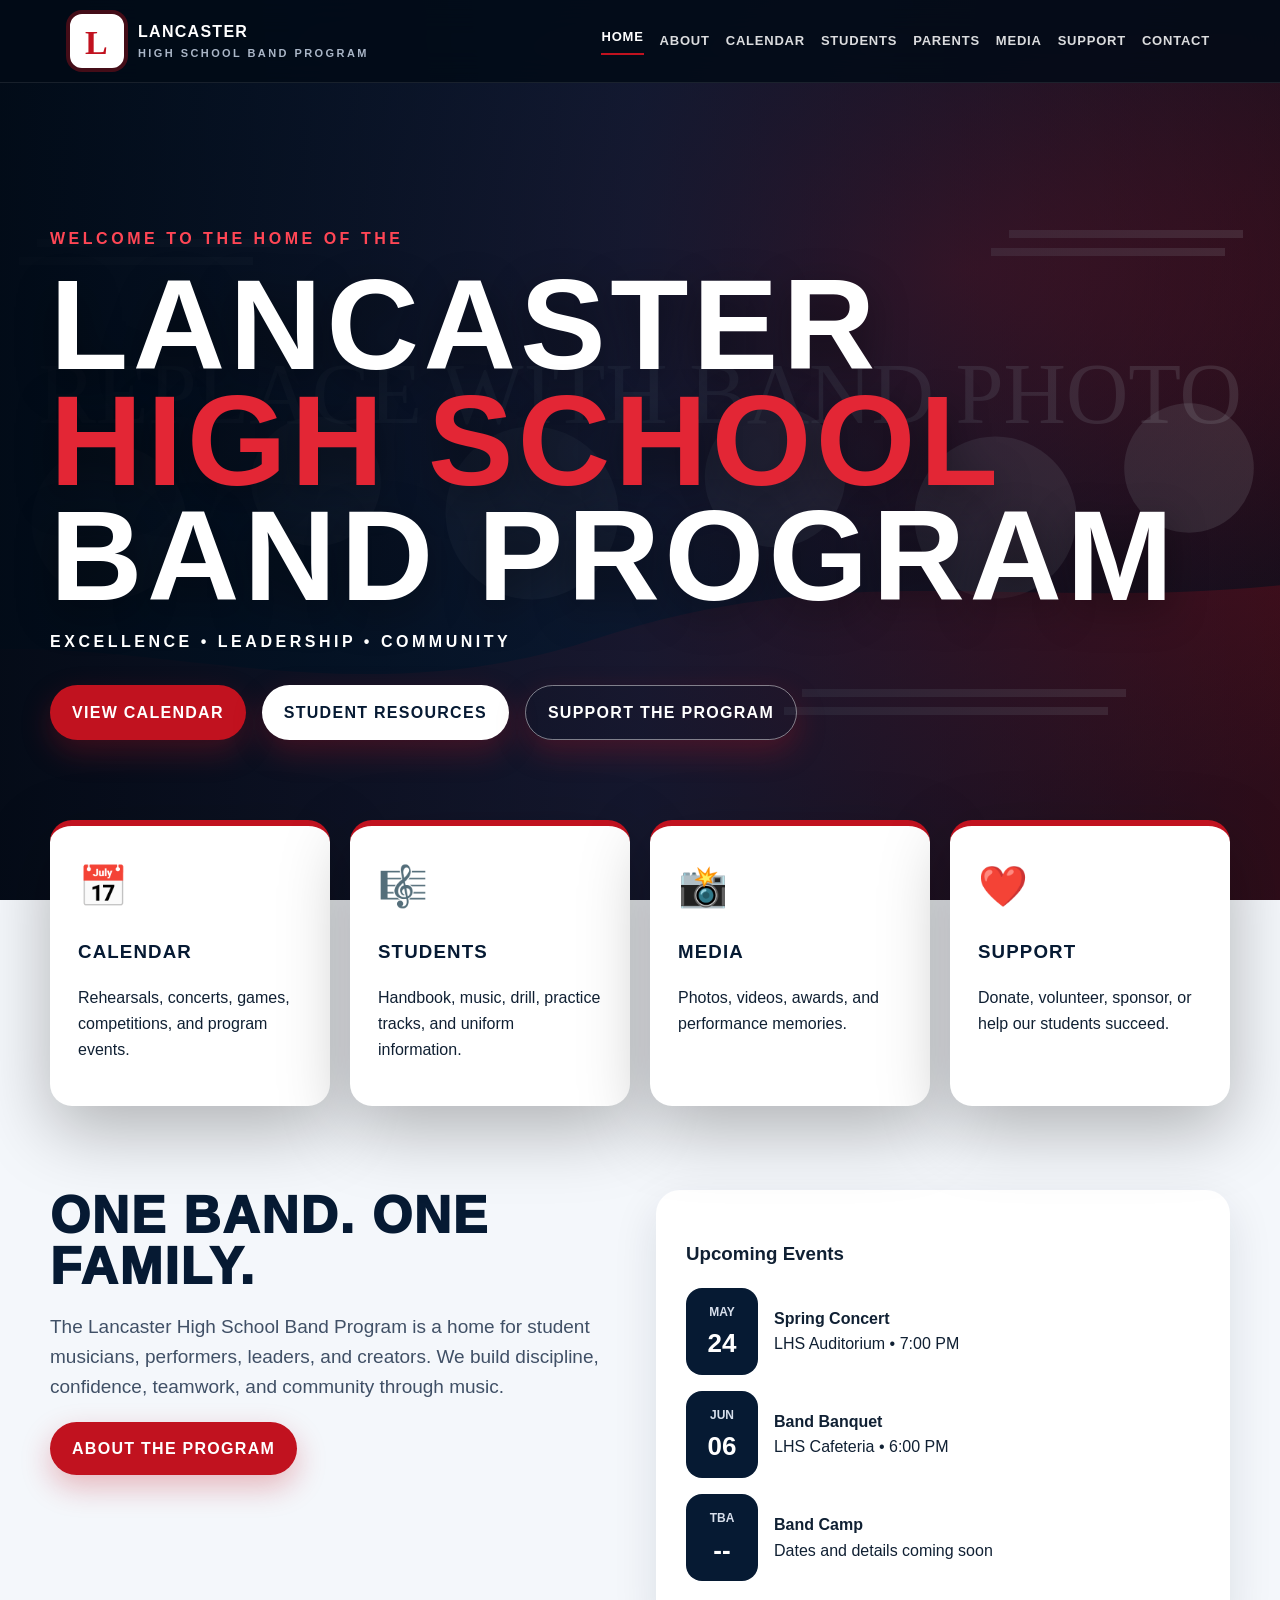
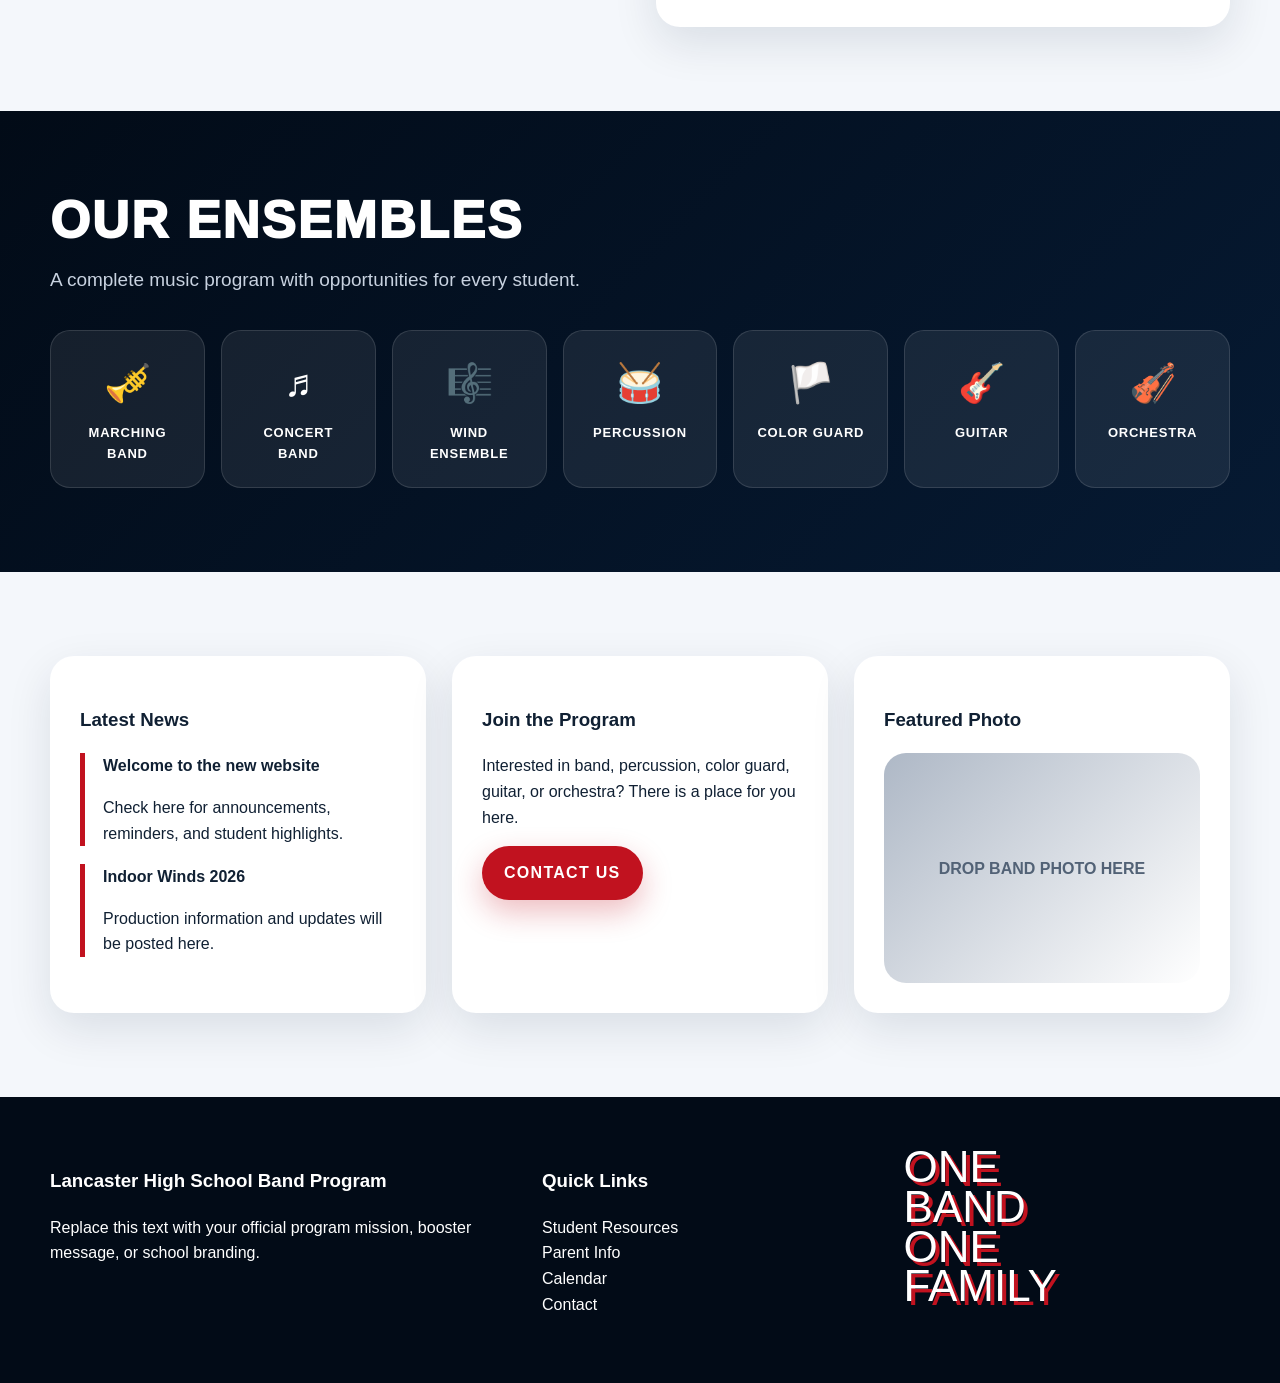
<file: index.html>
<!doctype html><html lang="en"><head><meta charset="utf-8"><meta name="viewport" content="width=device-width,initial-scale=1"><title>Lancaster High School Band Program</title><link rel="stylesheet" href="css/style.css"></head><body>
<header class="topbar"><div class="nav"><a class="brand" href="index.html"><div class="logo">L</div><div>Lancaster<small>High School Band Program</small></div></a><button class="menu">Menu</button><nav class="links"><a class="active" href="index.html">Home</a><a href="about.html">About</a><a href="calendar.html">Calendar</a><a href="students.html">Students</a><a href="parents.html">Parents</a><a href="media.html">Media</a><a href="support.html">Support</a><a href="contact.html">Contact</a></nav></div></header>
<section class="hero"><div class="hero-inner reveal"><p class="eyebrow">Welcome to the home of the</p><h1>Lancaster<br><span>High School</span><br>Band Program</h1><p class="tag">Excellence • Leadership • Community</p><div class="actions"><a class="btn" href="calendar.html">View Calendar</a><a class="btn secondary" href="students.html">Student Resources</a><a class="btn ghost" href="support.html">Support the Program</a></div></div></section>
<main><section class="wrap quick"><a class="card" href="calendar.html"><div class="icon">📅</div><h3>Calendar</h3><p>Rehearsals, concerts, games, competitions, and program events.</p></a><a class="card" href="students.html"><div class="icon">🎼</div><h3>Students</h3><p>Handbook, music, drill, practice tracks, and uniform information.</p></a><a class="card" href="media.html"><div class="icon">📸</div><h3>Media</h3><p>Photos, videos, awards, and performance memories.</p></a><a class="card" href="support.html"><div class="icon">❤️</div><h3>Support</h3><p>Donate, volunteer, sponsor, or help our students succeed.</p></a></section>
<section class="section"><div class="wrap grid-2"><div class="reveal"><h2 class="section-title">One Band. One Family.</h2><p class="lead">The Lancaster High School Band Program is a home for student musicians, performers, leaders, and creators. We build discipline, confidence, teamwork, and community through music.</p><a class="btn" href="about.html">About the Program</a></div><div class="panel reveal"><h3>Upcoming Events</h3><div class="event"><div class="date"><span>May</span><b>24</b></div><div><b>Spring Concert</b><br>LHS Auditorium • 7:00 PM</div></div><div class="event"><div class="date"><span>Jun</span><b>06</b></div><div><b>Band Banquet</b><br>LHS Cafeteria • 6:00 PM</div></div><div class="event"><div class="date"><span>TBA</span><b>--</b></div><div><b>Band Camp</b><br>Dates and details coming soon</div></div></div></div></section>
<section class="section dark"><div class="wrap"><h2 class="section-title reveal">Our Ensembles</h2><p class="lead reveal">A complete music program with opportunities for every student.</p><div class="ensembles reveal"><div class="ensemble"><span>🎺</span><b>Marching Band</b></div><div class="ensemble"><span>♬</span><b>Concert Band</b></div><div class="ensemble"><span>🎼</span><b>Wind Ensemble</b></div><div class="ensemble"><span>🥁</span><b>Percussion</b></div><div class="ensemble"><span>🏳️</span><b>Color Guard</b></div><div class="ensemble"><span>🎸</span><b>Guitar</b></div><div class="ensemble"><span>🎻</span><b>Orchestra</b></div></div></div></section>
<section class="section"><div class="wrap grid-3"><div class="panel reveal"><h3>Latest News</h3><div class="news"><b>Welcome to the new website</b><p>Check here for announcements, reminders, and student highlights.</p></div><div class="news"><b>Indoor Winds 2026</b><p>Production information and updates will be posted here.</p></div></div><div class="panel reveal"><h3>Join the Program</h3><p>Interested in band, percussion, color guard, guitar, or orchestra? There is a place for you here.</p><a class="btn" href="contact.html">Contact Us</a></div><div class="panel reveal"><h3>Featured Photo</h3><div class="photo">Drop Band Photo Here</div></div></div></section></main>
<footer class="footer"><div class="footgrid"><div><h3>Lancaster High School Band Program</h3><p>Replace this text with your official program mission, booster message, or school branding.</p></div><div><h3>Quick Links</h3><p><a href="students.html">Student Resources</a><br><a href="parents.html">Parent Info</a><br><a href="calendar.html">Calendar</a><br><a href="contact.html">Contact</a></p></div><div class="motto">One<br>Band<br>One<br>Family</div></div></footer><script src="js/script.js"></script></body></html>
</file>
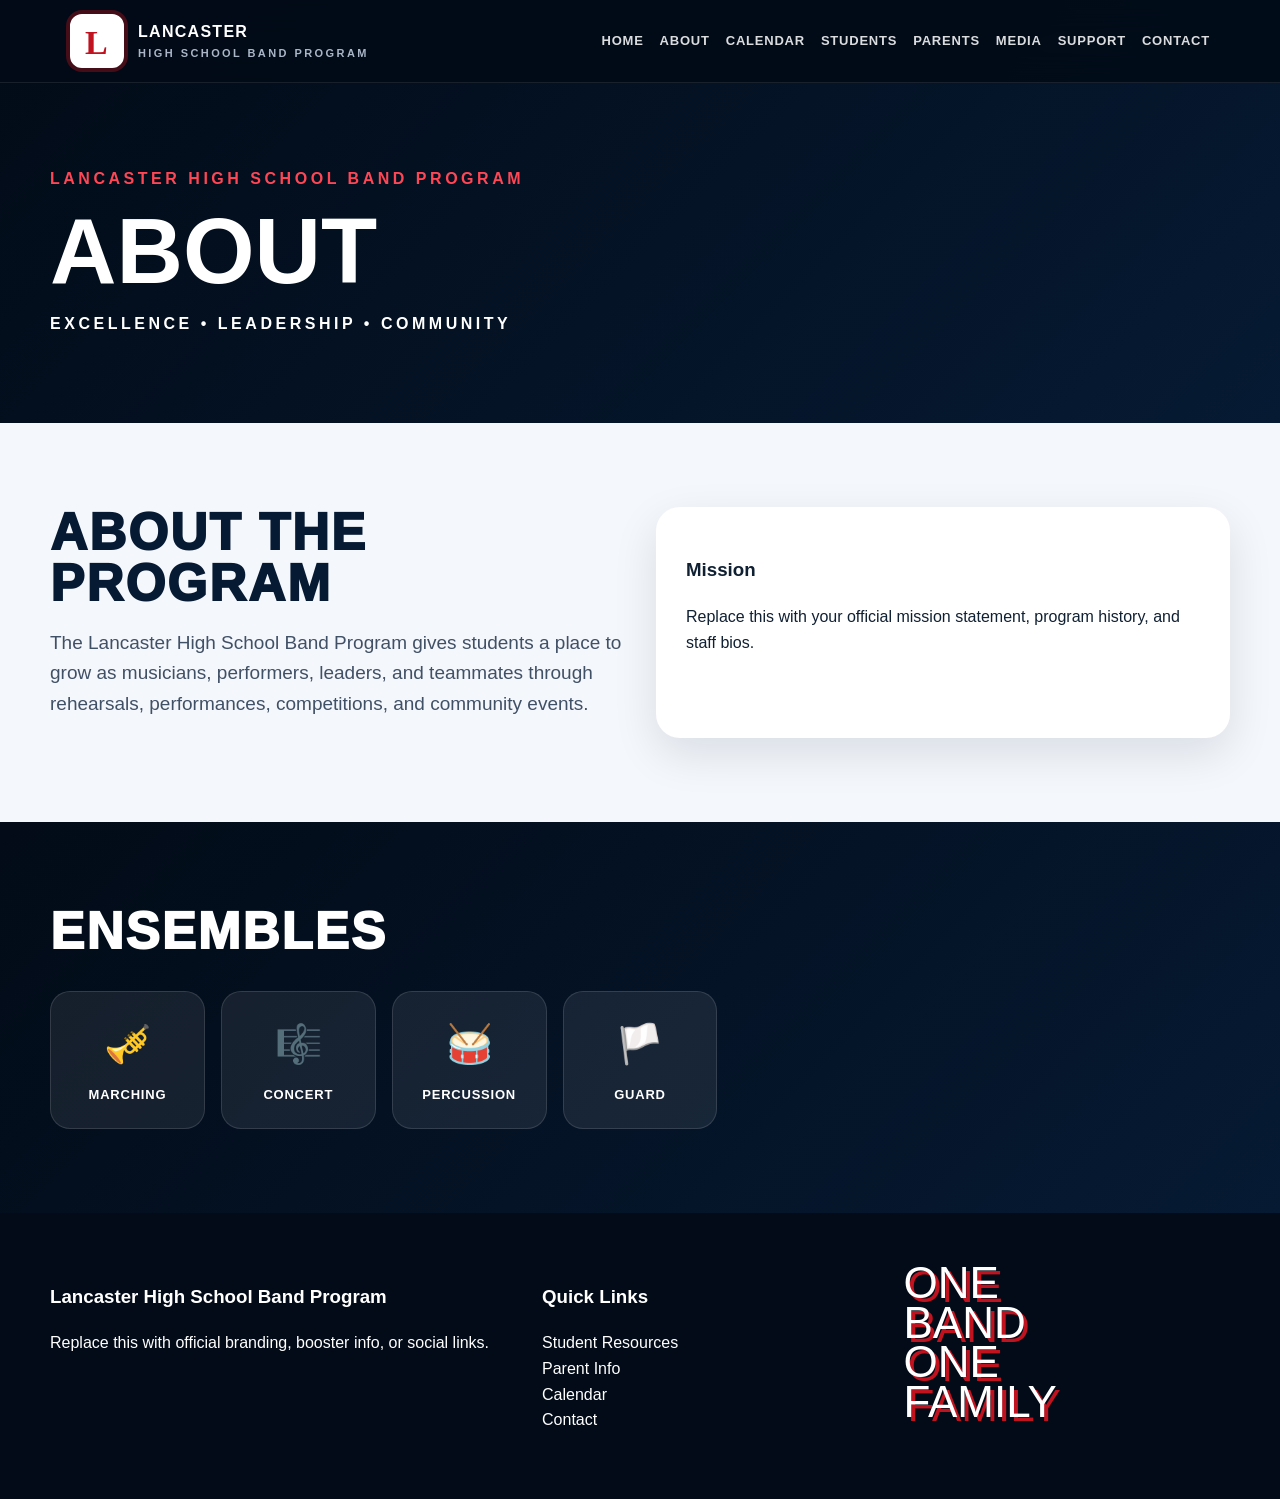
<file: about.html>
<!doctype html><html lang="en"><head><meta charset="utf-8"><meta name="viewport" content="width=device-width,initial-scale=1"><title>About | Lancaster High School Band</title><link rel="stylesheet" href="css/style.css"></head><body>
<header class="topbar"><div class="nav"><a class="brand" href="index.html"><div class="logo">L</div><div>Lancaster<small>High School Band Program</small></div></a><button class="menu">Menu</button><nav class="links"><a href="index.html">Home</a><a href="about.html">About</a><a href="calendar.html">Calendar</a><a href="students.html">Students</a><a href="parents.html">Parents</a><a href="media.html">Media</a><a href="support.html">Support</a><a href="contact.html">Contact</a></nav></div></header>
<section class="hero-mini"><div class="wrap reveal"><p class="eyebrow">Lancaster High School Band Program</p><h1>About</h1><p class="tag">Excellence • Leadership • Community</p></div></section><main>
<section class="section"><div class="wrap grid-2"><div><h2 class="section-title">About the Program</h2><p class="lead">The Lancaster High School Band Program gives students a place to grow as musicians, performers, leaders, and teammates through rehearsals, performances, competitions, and community events.</p></div><div class="panel"><h3>Mission</h3><p>Replace this with your official mission statement, program history, and staff bios.</p></div></div></section><section class="section dark"><div class="wrap"><h2 class="section-title">Ensembles</h2><div class="ensembles"><div class="ensemble"><span>🎺</span><b>Marching</b></div><div class="ensemble"><span>🎼</span><b>Concert</b></div><div class="ensemble"><span>🥁</span><b>Percussion</b></div><div class="ensemble"><span>🏳️</span><b>Guard</b></div></div></div></section>
</main><footer class="footer"><div class="footgrid"><div><h3>Lancaster High School Band Program</h3><p>Replace this with official branding, booster info, or social links.</p></div><div><h3>Quick Links</h3><p><a href="students.html">Student Resources</a><br><a href="parents.html">Parent Info</a><br><a href="calendar.html">Calendar</a><br><a href="contact.html">Contact</a></p></div><div class="motto">One<br>Band<br>One<br>Family</div></div></footer><script src="js/script.js"></script></body></html>
</file>
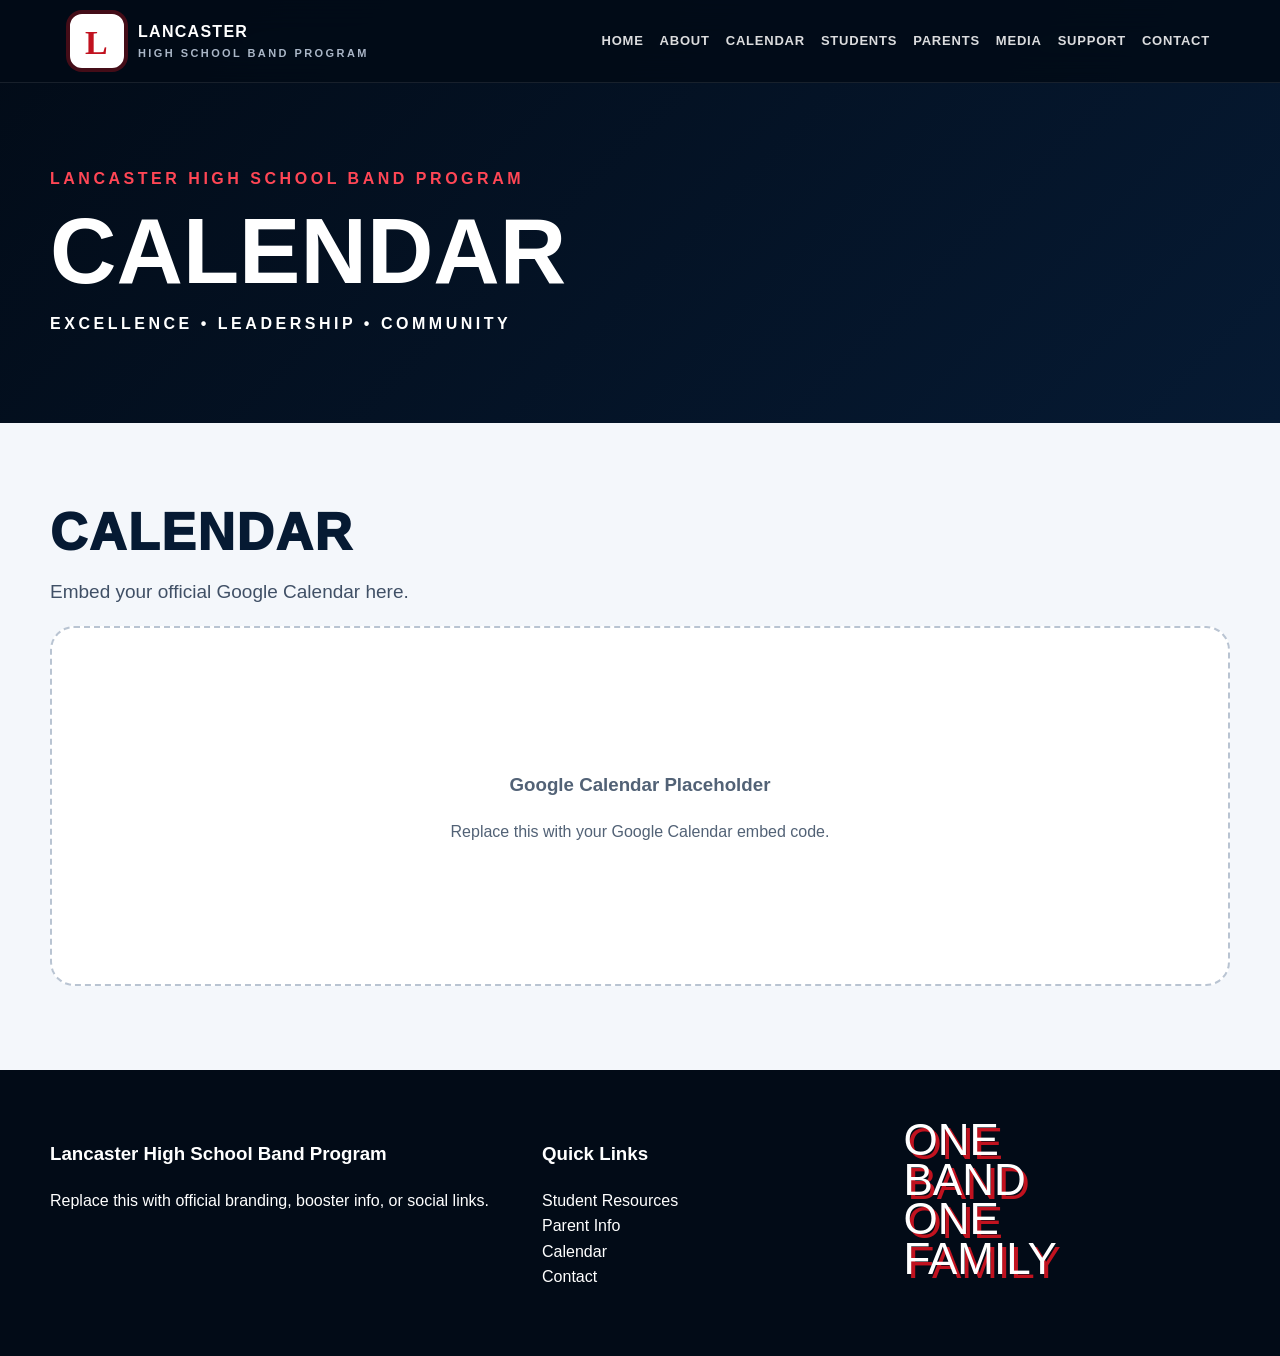
<file: calendar.html>
<!doctype html><html lang="en"><head><meta charset="utf-8"><meta name="viewport" content="width=device-width,initial-scale=1"><title>Calendar | Lancaster High School Band</title><link rel="stylesheet" href="css/style.css"></head><body>
<header class="topbar"><div class="nav"><a class="brand" href="index.html"><div class="logo">L</div><div>Lancaster<small>High School Band Program</small></div></a><button class="menu">Menu</button><nav class="links"><a href="index.html">Home</a><a href="about.html">About</a><a href="calendar.html">Calendar</a><a href="students.html">Students</a><a href="parents.html">Parents</a><a href="media.html">Media</a><a href="support.html">Support</a><a href="contact.html">Contact</a></nav></div></header>
<section class="hero-mini"><div class="wrap reveal"><p class="eyebrow">Lancaster High School Band Program</p><h1>Calendar</h1><p class="tag">Excellence • Leadership • Community</p></div></section><main>
<section class="section"><div class="wrap"><h2 class="section-title">Calendar</h2><p class="lead">Embed your official Google Calendar here.</p><div class="calendar-box"><div><h3>Google Calendar Placeholder</h3><p>Replace this with your Google Calendar embed code.</p></div></div></div></section>
</main><footer class="footer"><div class="footgrid"><div><h3>Lancaster High School Band Program</h3><p>Replace this with official branding, booster info, or social links.</p></div><div><h3>Quick Links</h3><p><a href="students.html">Student Resources</a><br><a href="parents.html">Parent Info</a><br><a href="calendar.html">Calendar</a><br><a href="contact.html">Contact</a></p></div><div class="motto">One<br>Band<br>One<br>Family</div></div></footer><script src="js/script.js"></script></body></html>
</file>
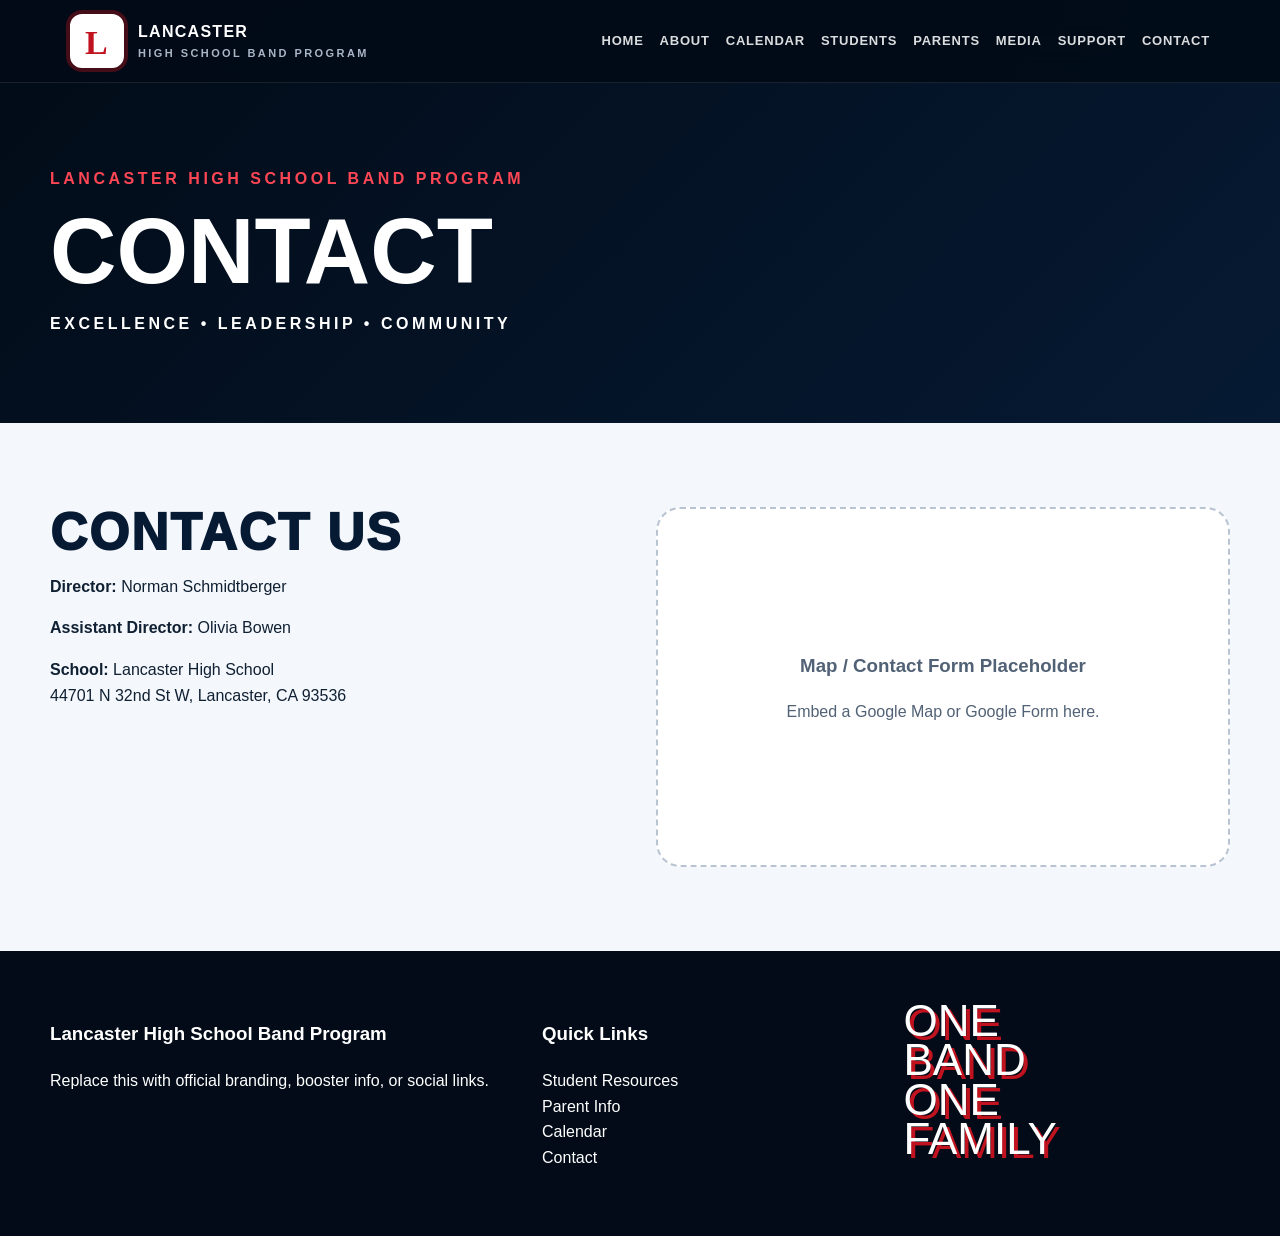
<file: contact.html>
<!doctype html><html lang="en"><head><meta charset="utf-8"><meta name="viewport" content="width=device-width,initial-scale=1"><title>Contact | Lancaster High School Band</title><link rel="stylesheet" href="css/style.css"></head><body>
<header class="topbar"><div class="nav"><a class="brand" href="index.html"><div class="logo">L</div><div>Lancaster<small>High School Band Program</small></div></a><button class="menu">Menu</button><nav class="links"><a href="index.html">Home</a><a href="about.html">About</a><a href="calendar.html">Calendar</a><a href="students.html">Students</a><a href="parents.html">Parents</a><a href="media.html">Media</a><a href="support.html">Support</a><a href="contact.html">Contact</a></nav></div></header>
<section class="hero-mini"><div class="wrap reveal"><p class="eyebrow">Lancaster High School Band Program</p><h1>Contact</h1><p class="tag">Excellence • Leadership • Community</p></div></section><main>
<section class="section"><div class="wrap grid-2"><div><h2 class="section-title">Contact Us</h2><p><b>Director:</b> Norman Schmidtberger</p><p><b>Assistant Director:</b> Olivia Bowen</p><p><b>School:</b> Lancaster High School<br>44701 N 32nd St W, Lancaster, CA 93536</p></div><div class="map-box"><div><h3>Map / Contact Form Placeholder</h3><p>Embed a Google Map or Google Form here.</p></div></div></div></section>
</main><footer class="footer"><div class="footgrid"><div><h3>Lancaster High School Band Program</h3><p>Replace this with official branding, booster info, or social links.</p></div><div><h3>Quick Links</h3><p><a href="students.html">Student Resources</a><br><a href="parents.html">Parent Info</a><br><a href="calendar.html">Calendar</a><br><a href="contact.html">Contact</a></p></div><div class="motto">One<br>Band<br>One<br>Family</div></div></footer><script src="js/script.js"></script></body></html>
</file>
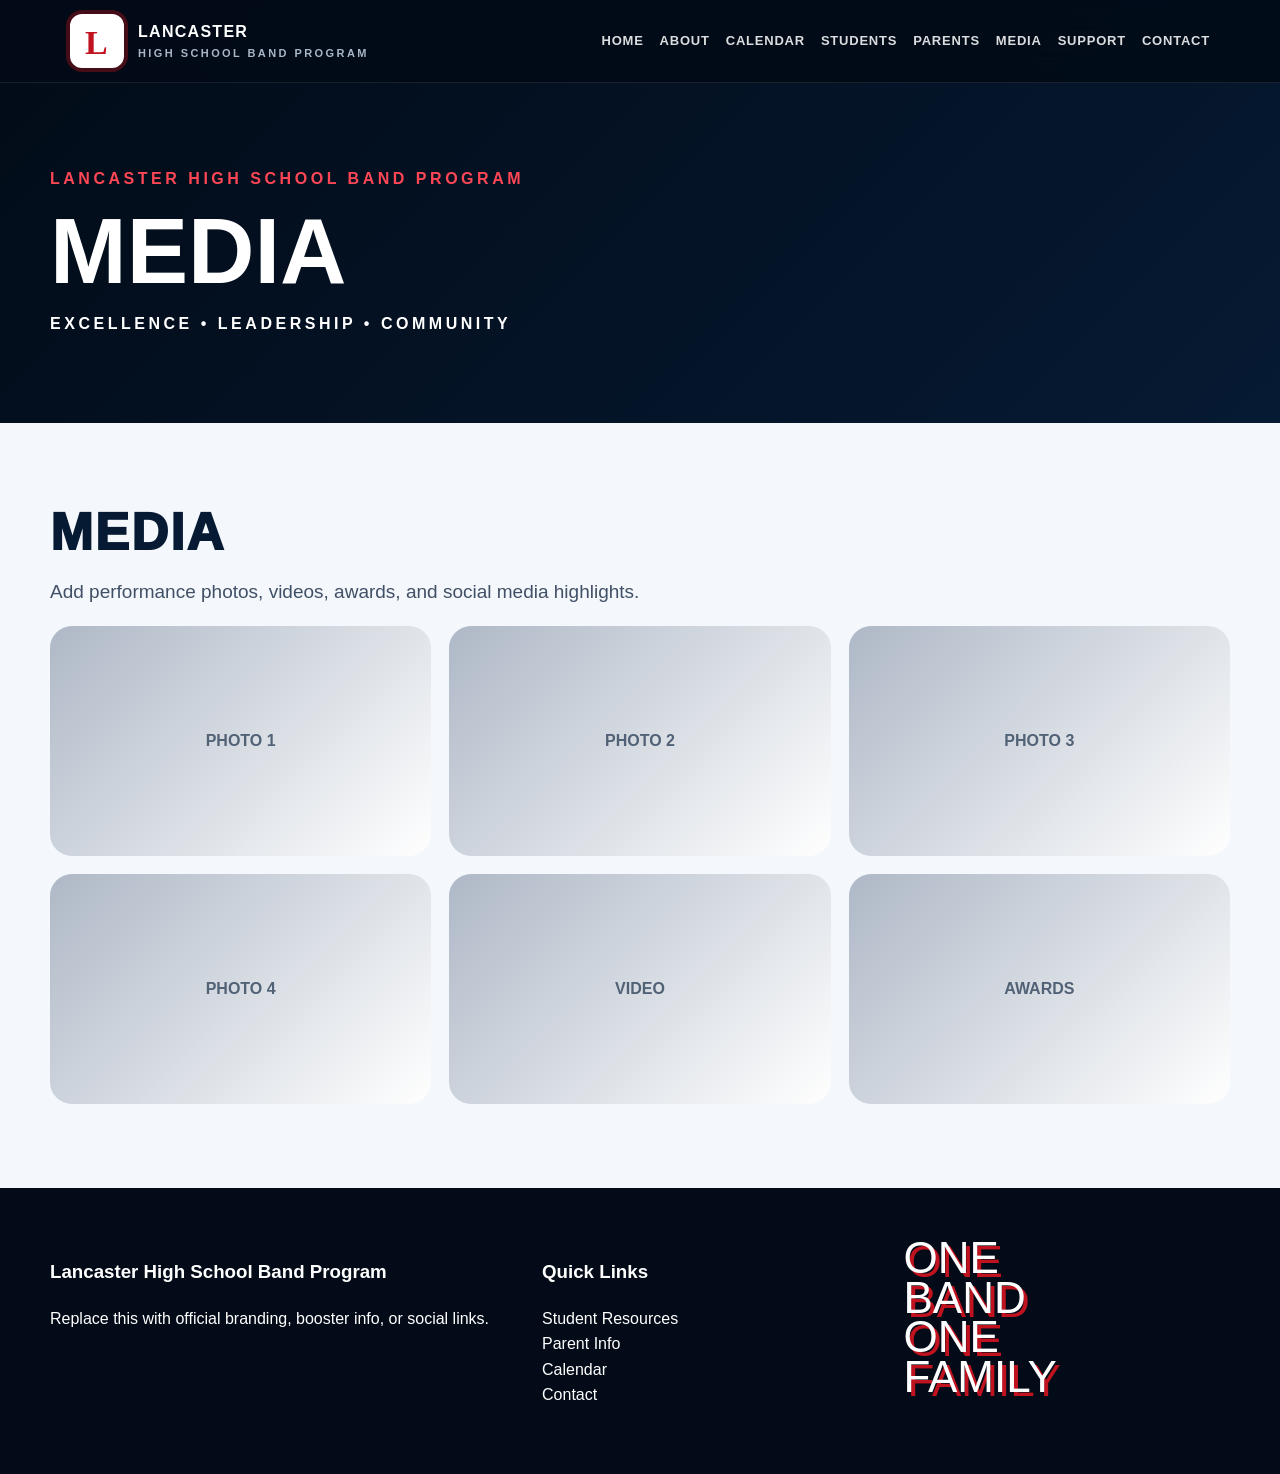
<file: media.html>
<!doctype html><html lang="en"><head><meta charset="utf-8"><meta name="viewport" content="width=device-width,initial-scale=1"><title>Media | Lancaster High School Band</title><link rel="stylesheet" href="css/style.css"></head><body>
<header class="topbar"><div class="nav"><a class="brand" href="index.html"><div class="logo">L</div><div>Lancaster<small>High School Band Program</small></div></a><button class="menu">Menu</button><nav class="links"><a href="index.html">Home</a><a href="about.html">About</a><a href="calendar.html">Calendar</a><a href="students.html">Students</a><a href="parents.html">Parents</a><a href="media.html">Media</a><a href="support.html">Support</a><a href="contact.html">Contact</a></nav></div></header>
<section class="hero-mini"><div class="wrap reveal"><p class="eyebrow">Lancaster High School Band Program</p><h1>Media</h1><p class="tag">Excellence • Leadership • Community</p></div></section><main>
<section class="section"><div class="wrap"><h2 class="section-title">Media</h2><p class="lead">Add performance photos, videos, awards, and social media highlights.</p><div class="gallery"><div class="photo">Photo 1</div><div class="photo">Photo 2</div><div class="photo">Photo 3</div><div class="photo">Photo 4</div><div class="photo">Video</div><div class="photo">Awards</div></div></div></section>
</main><footer class="footer"><div class="footgrid"><div><h3>Lancaster High School Band Program</h3><p>Replace this with official branding, booster info, or social links.</p></div><div><h3>Quick Links</h3><p><a href="students.html">Student Resources</a><br><a href="parents.html">Parent Info</a><br><a href="calendar.html">Calendar</a><br><a href="contact.html">Contact</a></p></div><div class="motto">One<br>Band<br>One<br>Family</div></div></footer><script src="js/script.js"></script></body></html>
</file>
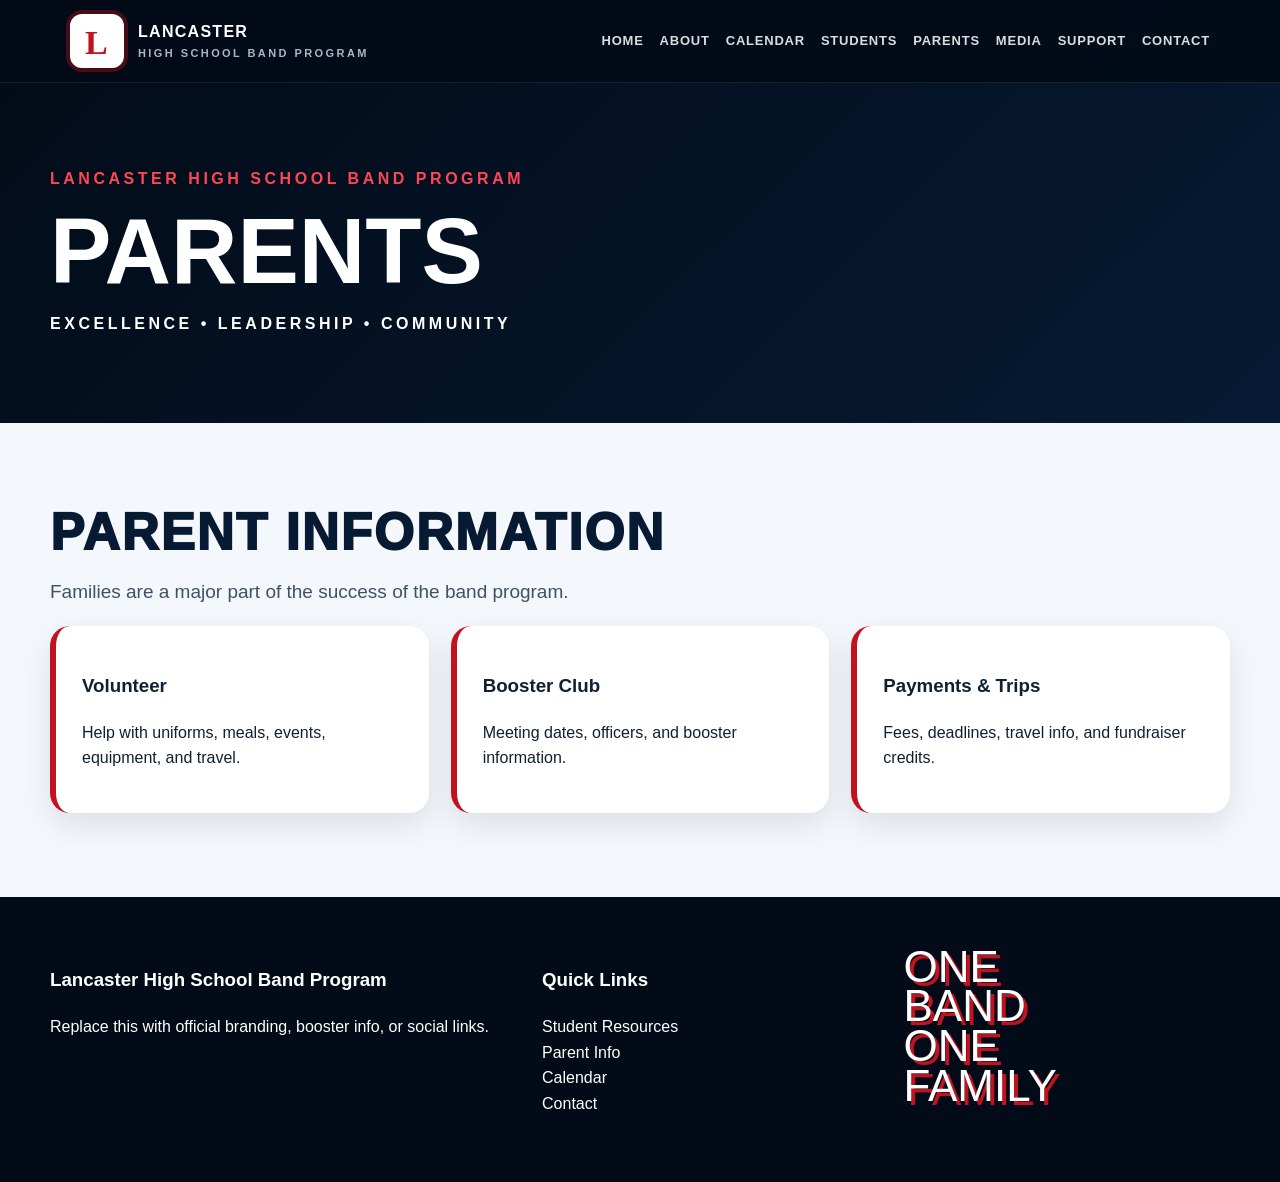
<file: parents.html>
<!doctype html><html lang="en"><head><meta charset="utf-8"><meta name="viewport" content="width=device-width,initial-scale=1"><title>Parents | Lancaster High School Band</title><link rel="stylesheet" href="css/style.css"></head><body>
<header class="topbar"><div class="nav"><a class="brand" href="index.html"><div class="logo">L</div><div>Lancaster<small>High School Band Program</small></div></a><button class="menu">Menu</button><nav class="links"><a href="index.html">Home</a><a href="about.html">About</a><a href="calendar.html">Calendar</a><a href="students.html">Students</a><a href="parents.html">Parents</a><a href="media.html">Media</a><a href="support.html">Support</a><a href="contact.html">Contact</a></nav></div></header>
<section class="hero-mini"><div class="wrap reveal"><p class="eyebrow">Lancaster High School Band Program</p><h1>Parents</h1><p class="tag">Excellence • Leadership • Community</p></div></section><main>
<section class="section"><div class="wrap"><h2 class="section-title">Parent Information</h2><p class="lead">Families are a major part of the success of the band program.</p><div class="resource-grid"><div class="resource"><h3>Volunteer</h3><p>Help with uniforms, meals, events, equipment, and travel.</p></div><div class="resource"><h3>Booster Club</h3><p>Meeting dates, officers, and booster information.</p></div><div class="resource"><h3>Payments & Trips</h3><p>Fees, deadlines, travel info, and fundraiser credits.</p></div></div></div></section>
</main><footer class="footer"><div class="footgrid"><div><h3>Lancaster High School Band Program</h3><p>Replace this with official branding, booster info, or social links.</p></div><div><h3>Quick Links</h3><p><a href="students.html">Student Resources</a><br><a href="parents.html">Parent Info</a><br><a href="calendar.html">Calendar</a><br><a href="contact.html">Contact</a></p></div><div class="motto">One<br>Band<br>One<br>Family</div></div></footer><script src="js/script.js"></script></body></html>
</file>
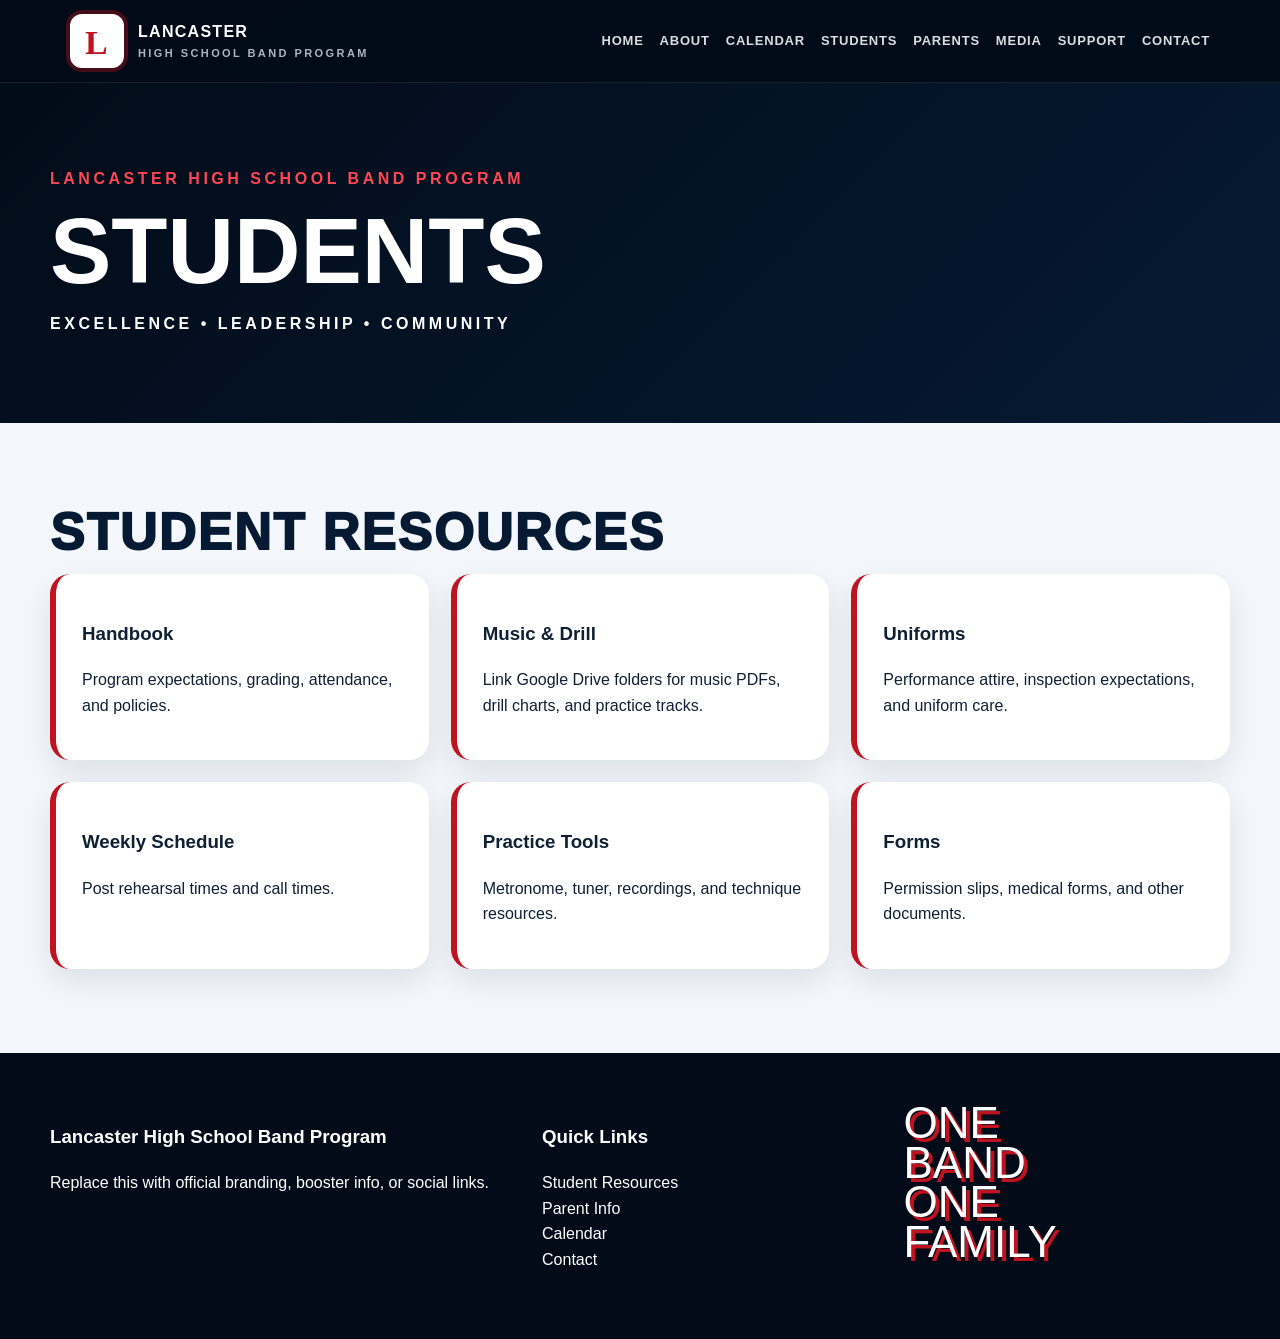
<file: students.html>
<!doctype html><html lang="en"><head><meta charset="utf-8"><meta name="viewport" content="width=device-width,initial-scale=1"><title>Students | Lancaster High School Band</title><link rel="stylesheet" href="css/style.css"></head><body>
<header class="topbar"><div class="nav"><a class="brand" href="index.html"><div class="logo">L</div><div>Lancaster<small>High School Band Program</small></div></a><button class="menu">Menu</button><nav class="links"><a href="index.html">Home</a><a href="about.html">About</a><a href="calendar.html">Calendar</a><a href="students.html">Students</a><a href="parents.html">Parents</a><a href="media.html">Media</a><a href="support.html">Support</a><a href="contact.html">Contact</a></nav></div></header>
<section class="hero-mini"><div class="wrap reveal"><p class="eyebrow">Lancaster High School Band Program</p><h1>Students</h1><p class="tag">Excellence • Leadership • Community</p></div></section><main>
<section class="section"><div class="wrap"><h2 class="section-title">Student Resources</h2><div class="resource-grid"><div class="resource"><h3>Handbook</h3><p>Program expectations, grading, attendance, and policies.</p></div><div class="resource"><h3>Music & Drill</h3><p>Link Google Drive folders for music PDFs, drill charts, and practice tracks.</p></div><div class="resource"><h3>Uniforms</h3><p>Performance attire, inspection expectations, and uniform care.</p></div><div class="resource"><h3>Weekly Schedule</h3><p>Post rehearsal times and call times.</p></div><div class="resource"><h3>Practice Tools</h3><p>Metronome, tuner, recordings, and technique resources.</p></div><div class="resource"><h3>Forms</h3><p>Permission slips, medical forms, and other documents.</p></div></div></div></section>
</main><footer class="footer"><div class="footgrid"><div><h3>Lancaster High School Band Program</h3><p>Replace this with official branding, booster info, or social links.</p></div><div><h3>Quick Links</h3><p><a href="students.html">Student Resources</a><br><a href="parents.html">Parent Info</a><br><a href="calendar.html">Calendar</a><br><a href="contact.html">Contact</a></p></div><div class="motto">One<br>Band<br>One<br>Family</div></div></footer><script src="js/script.js"></script></body></html>
</file>
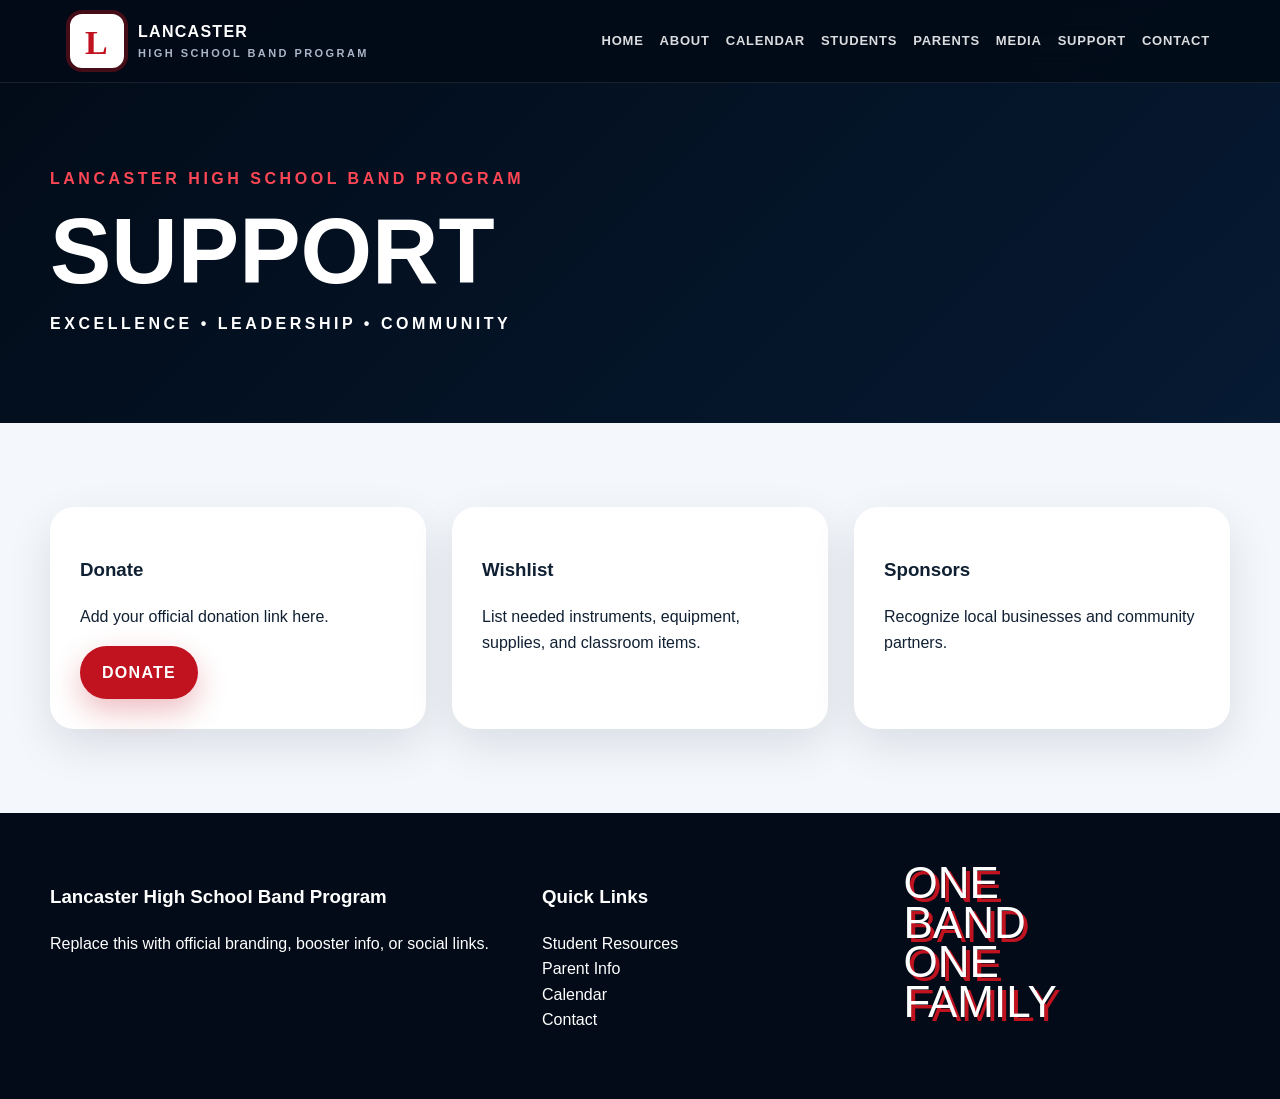
<file: support.html>
<!doctype html><html lang="en"><head><meta charset="utf-8"><meta name="viewport" content="width=device-width,initial-scale=1"><title>Support | Lancaster High School Band</title><link rel="stylesheet" href="css/style.css"></head><body>
<header class="topbar"><div class="nav"><a class="brand" href="index.html"><div class="logo">L</div><div>Lancaster<small>High School Band Program</small></div></a><button class="menu">Menu</button><nav class="links"><a href="index.html">Home</a><a href="about.html">About</a><a href="calendar.html">Calendar</a><a href="students.html">Students</a><a href="parents.html">Parents</a><a href="media.html">Media</a><a href="support.html">Support</a><a href="contact.html">Contact</a></nav></div></header>
<section class="hero-mini"><div class="wrap reveal"><p class="eyebrow">Lancaster High School Band Program</p><h1>Support</h1><p class="tag">Excellence • Leadership • Community</p></div></section><main>
<section class="section"><div class="wrap grid-3"><div class="panel"><h3>Donate</h3><p>Add your official donation link here.</p><a class="btn" href="#">Donate</a></div><div class="panel"><h3>Wishlist</h3><p>List needed instruments, equipment, supplies, and classroom items.</p></div><div class="panel"><h3>Sponsors</h3><p>Recognize local businesses and community partners.</p></div></div></section>
</main><footer class="footer"><div class="footgrid"><div><h3>Lancaster High School Band Program</h3><p>Replace this with official branding, booster info, or social links.</p></div><div><h3>Quick Links</h3><p><a href="students.html">Student Resources</a><br><a href="parents.html">Parent Info</a><br><a href="calendar.html">Calendar</a><br><a href="contact.html">Contact</a></p></div><div class="motto">One<br>Band<br>One<br>Family</div></div></footer><script src="js/script.js"></script></body></html>
</file>
<file: css/style.css>
:root{
  --navy:#061a33; --navy-2:#020b17; --red:#c1121f; --red-2:#e32635; --white:#fff; --ice:#f4f7fb; --muted:#aab6c7; --text:#102033;
  --max:1180px; --shadow:0 24px 70px rgba(0,0,0,.28);
}
*{box-sizing:border-box} html{scroll-behavior:smooth} body{margin:0;font-family:Inter,Arial,sans-serif;color:var(--text);background:var(--ice);line-height:1.6} a{color:inherit;text-decoration:none} img{max-width:100%;display:block}
.topbar{position:fixed;top:0;left:0;right:0;z-index:50;background:rgba(2,11,23,.86);backdrop-filter:blur(16px);border-bottom:1px solid rgba(255,255,255,.09)}
.nav{max-width:var(--max);margin:auto;display:flex;align-items:center;justify-content:space-between;padding:14px 20px;color:white}.brand{display:flex;align-items:center;gap:14px;font-weight:900;letter-spacing:.08em;text-transform:uppercase}.logo{width:54px;height:54px;border:2px solid #fff;border-radius:12px;display:grid;place-items:center;background:white;color:var(--red);font-size:34px;font-family:Georgia,serif;box-shadow:0 0 0 4px rgba(193,18,31,.35)}.brand small{display:block;color:var(--muted);font-size:11px;letter-spacing:.22em}.links{display:flex;gap:16px;align-items:center;font-size:13px;font-weight:800;text-transform:uppercase;letter-spacing:.06em}.links a{opacity:.86}.links a:hover,.links a.active{color:#fff;opacity:1}.links a.active{border-bottom:2px solid var(--red);padding-bottom:6px}.menu{display:none;background:none;border:1px solid rgba(255,255,255,.22);color:white;border-radius:10px;padding:10px 12px}
.hero{min-height:100vh;background:linear-gradient(90deg,rgba(2,11,23,.96),rgba(6,26,51,.76),rgba(2,11,23,.35)),url('../images/hero.svg') center/cover;display:grid;align-items:center;color:white;padding:120px 20px 70px}.hero-inner{max-width:var(--max);margin:auto;width:100%}.eyebrow{color:#ff4655;font-weight:900;text-transform:uppercase;letter-spacing:.22em}.hero h1{font-family:Impact,Anton,Arial Black,sans-serif;text-transform:uppercase;line-height:.9;font-size:clamp(56px,10vw,130px);letter-spacing:.035em;margin:14px 0;text-shadow:0 12px 40px rgba(0,0,0,.45)}.hero h1 span{color:var(--red-2)}.tag{font-weight:900;letter-spacing:.22em;text-transform:uppercase}.actions{display:flex;gap:16px;flex-wrap:wrap;margin-top:30px}.btn{display:inline-flex;align-items:center;justify-content:center;padding:14px 22px;border-radius:999px;background:var(--red);color:white;font-weight:900;text-transform:uppercase;letter-spacing:.08em;box-shadow:0 12px 30px rgba(193,18,31,.28)}.btn.secondary{background:white;color:var(--navy)}.btn.ghost{background:transparent;border:1px solid rgba(255,255,255,.45);color:white}.section{padding:84px 20px}.wrap{max-width:var(--max);margin:auto}.section-title{text-transform:uppercase;color:var(--navy);font-size:clamp(30px,4vw,52px);line-height:1;margin:0 0 16px;font-weight:1000;letter-spacing:.04em}.lead{font-size:19px;color:#405066;max-width:780px}.quick{display:grid;grid-template-columns:repeat(4,1fr);gap:20px;margin-top:-80px;position:relative;z-index:5}.quick .card{background:white;border-radius:22px;padding:28px;box-shadow:var(--shadow);min-height:190px;border-top:6px solid var(--red);transition:.25s}.quick .card:hover{transform:translateY(-6px)}.icon{font-size:40px}.card h3{text-transform:uppercase;letter-spacing:.06em;color:var(--navy)}.dark{background:linear-gradient(135deg,var(--navy-2),var(--navy));color:white}.dark .section-title{color:white}.dark .lead{color:#c8d2e0}.grid-3{display:grid;grid-template-columns:repeat(3,1fr);gap:26px}.grid-2{display:grid;grid-template-columns:1fr 1fr;gap:32px}.panel{background:white;border-radius:24px;padding:30px;box-shadow:0 16px 45px rgba(8,28,56,.11)}.dark .panel{background:rgba(255,255,255,.08);border:1px solid rgba(255,255,255,.12)}.event{display:grid;grid-template-columns:72px 1fr;gap:16px;align-items:center;margin:16px 0}.date{background:var(--navy);color:white;border-radius:16px;text-align:center;padding:10px;font-weight:900}.date b{display:block;font-size:26px}.date span{font-size:12px;text-transform:uppercase;color:#d7dfec}.news{border-left:5px solid var(--red);padding-left:18px;margin:18px 0}.ensembles{display:grid;grid-template-columns:repeat(7,1fr);gap:16px;margin-top:34px}.ensemble{background:rgba(255,255,255,.08);border:1px solid rgba(255,255,255,.12);border-radius:20px;padding:22px;text-align:center}.ensemble span{font-size:38px}.ensemble b{display:block;margin-top:10px;text-transform:uppercase;font-size:13px;letter-spacing:.06em}.hero-mini{padding:150px 20px 70px;background:linear-gradient(135deg,var(--navy-2),var(--navy));color:white}.hero-mini .wrap{max-width:var(--max)}.hero-mini h1{font-size:clamp(48px,8vw,92px);text-transform:uppercase;margin:0;line-height:.95}.resource-grid{display:grid;grid-template-columns:repeat(3,1fr);gap:22px}.resource{background:white;border-radius:20px;padding:26px;border-left:6px solid var(--red);box-shadow:0 12px 32px rgba(8,28,56,.1)}.gallery{display:grid;grid-template-columns:repeat(3,1fr);gap:18px}.photo{height:230px;border-radius:22px;background:linear-gradient(135deg,#aeb8c6,#fff);display:grid;place-items:center;color:#526276;font-weight:900;text-transform:uppercase;overflow:hidden}.calendar-box,.map-box{min-height:360px;border:2px dashed #b9c4d2;border-radius:24px;display:grid;place-items:center;text-align:center;background:white;color:#526276;padding:30px}.footer{background:#020b17;color:white;padding:50px 20px}.footgrid{max-width:var(--max);margin:auto;display:grid;grid-template-columns:1.4fr 1fr 1fr;gap:35px}.motto{font-family:Impact,Arial Black,sans-serif;color:white;font-size:44px;line-height:.9;text-transform:uppercase;text-shadow:4px 4px 0 var(--red)}.reveal{opacity:0;transform:translateY(24px);transition:.7s}.reveal.show{opacity:1;transform:none}
@media(max-width:950px){.menu{display:block}.links{display:none;position:absolute;top:82px;left:15px;right:15px;background:#061a33;border:1px solid rgba(255,255,255,.12);border-radius:18px;padding:18px;flex-direction:column;align-items:flex-start}.links.open{display:flex}.quick,.grid-3,.grid-2,.resource-grid,.gallery,.footgrid{grid-template-columns:1fr}.ensembles{grid-template-columns:repeat(2,1fr)}.hero{min-height:820px}.brand small{letter-spacing:.1em}.quick{margin-top:0}.section{padding:58px 18px}}
</file>
